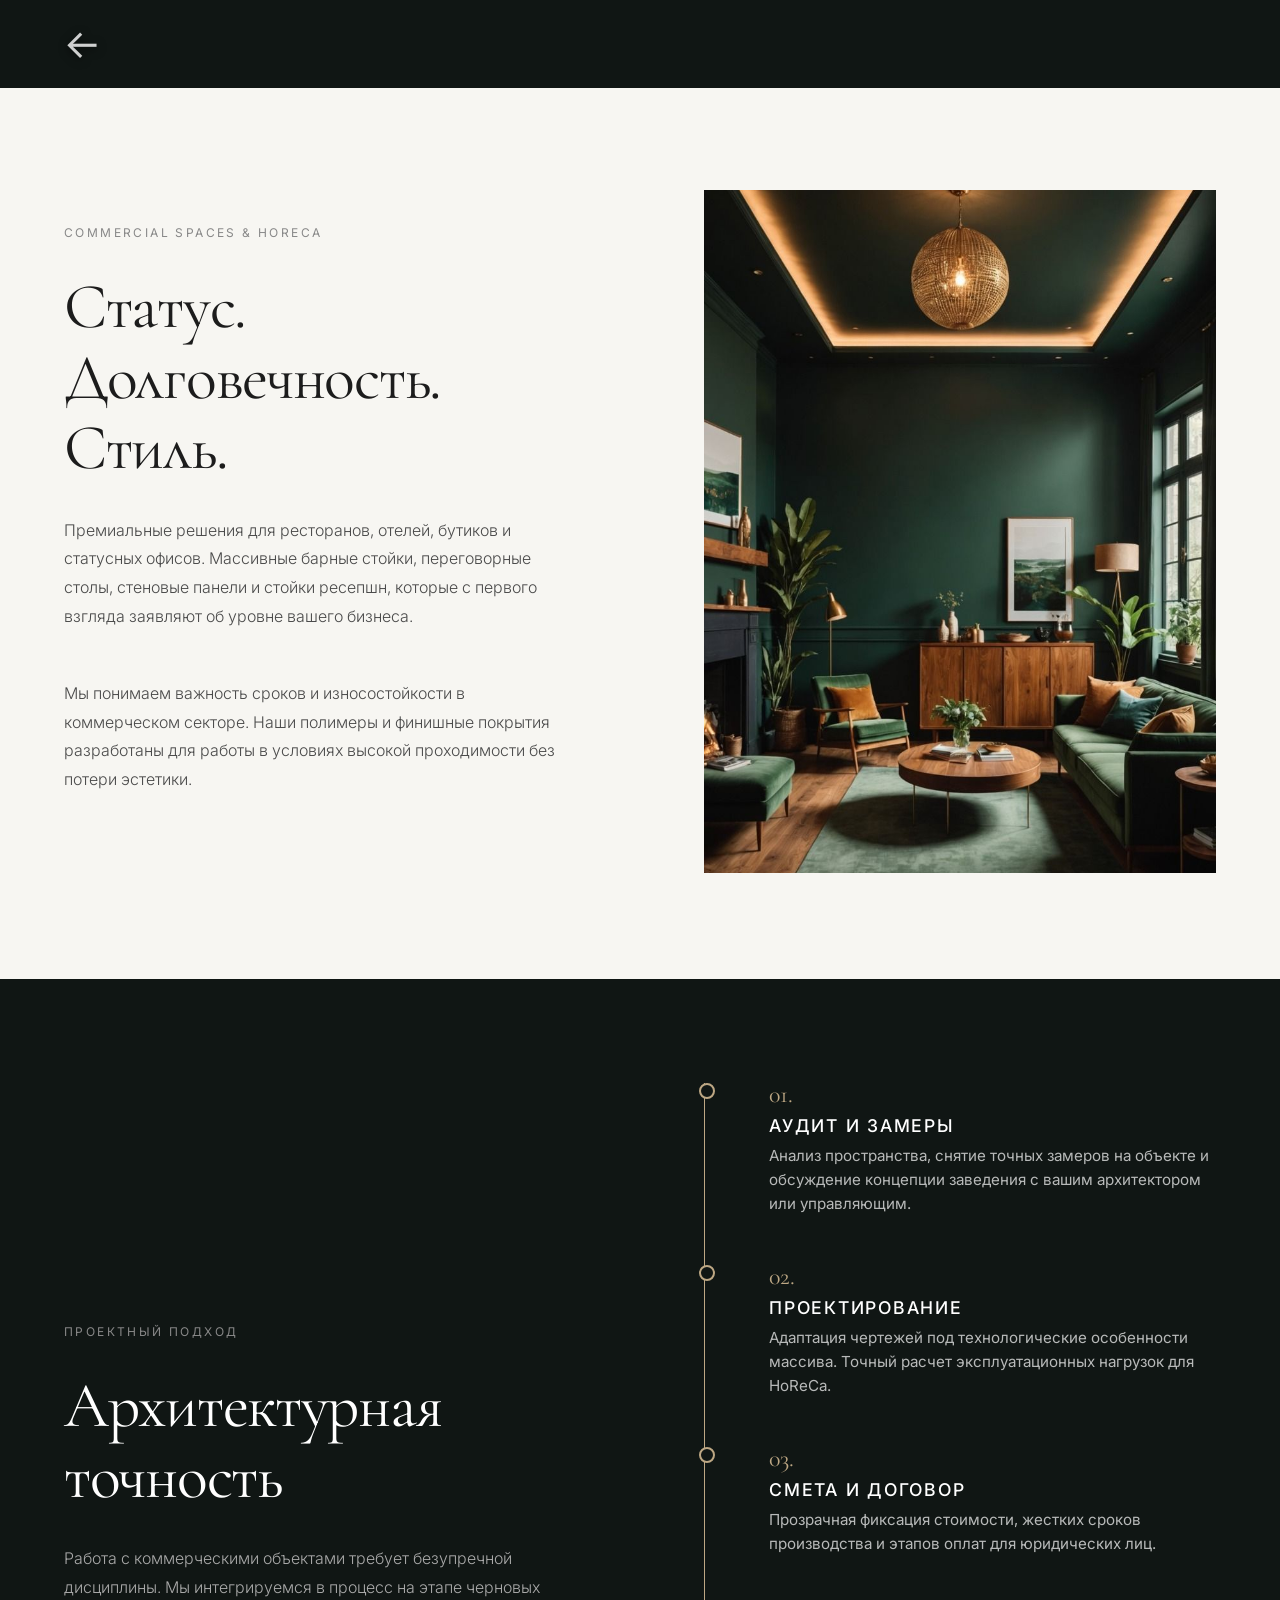
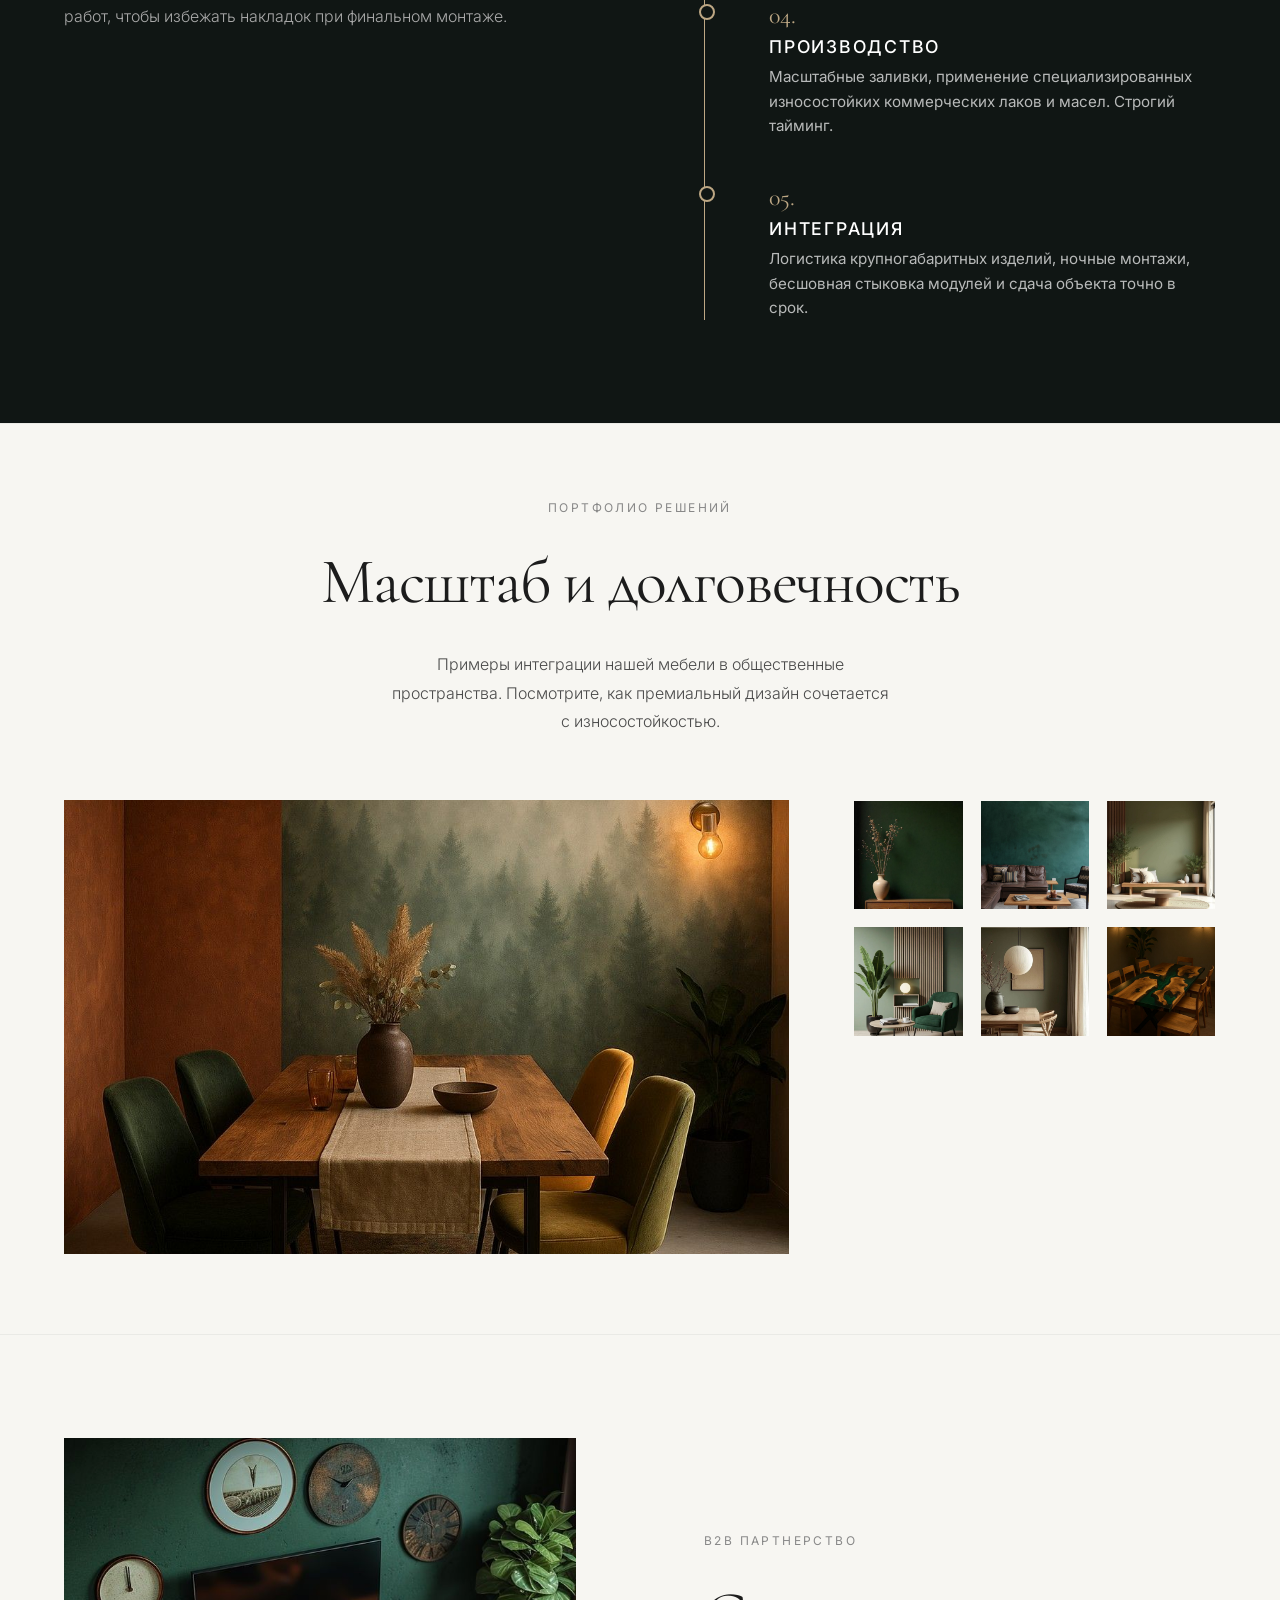
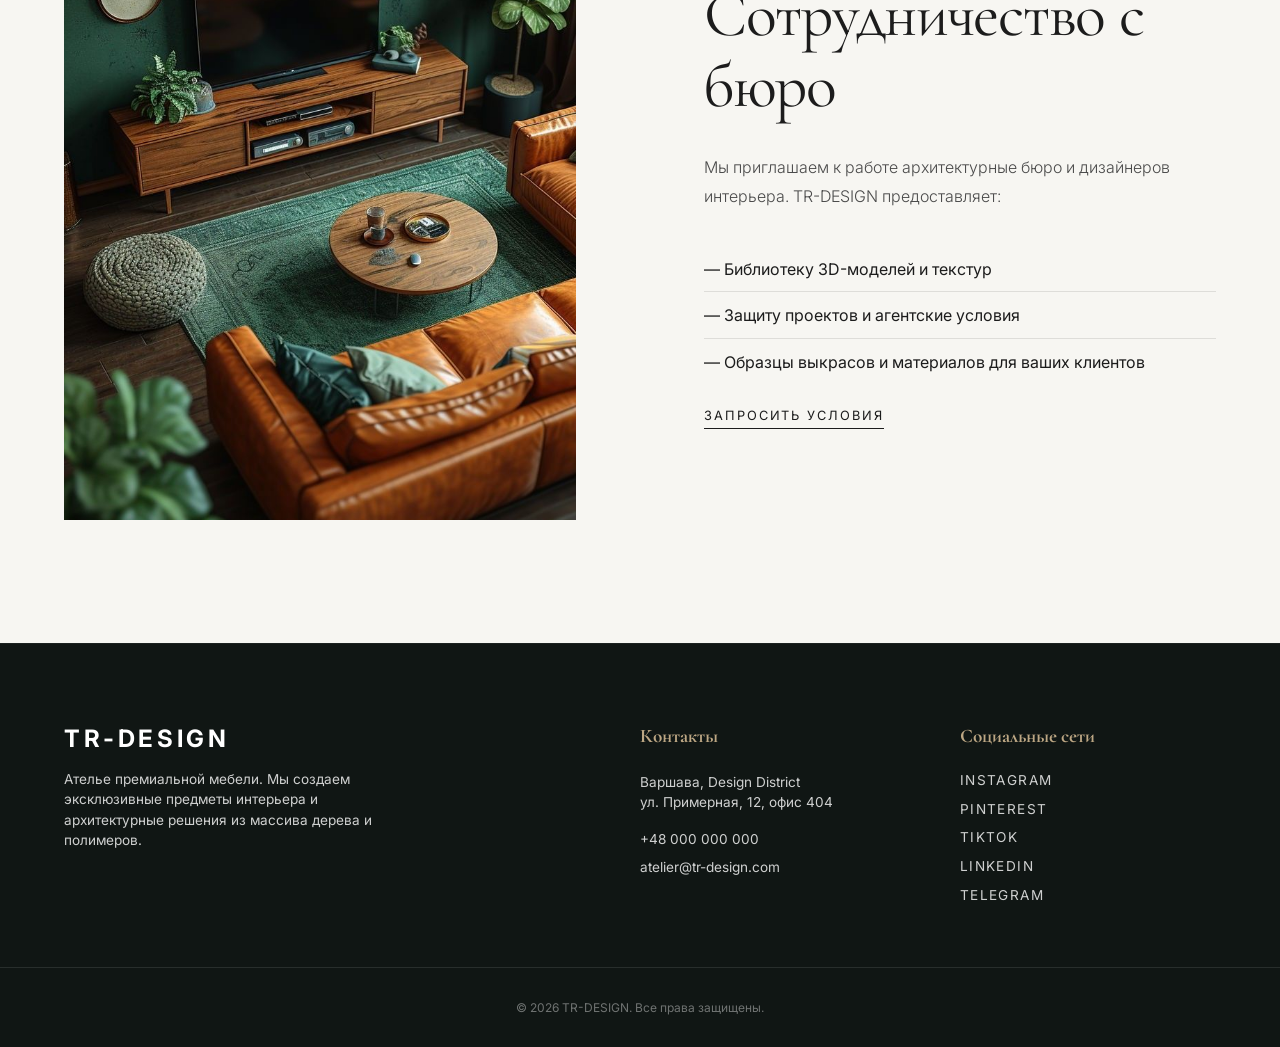
<file: commercial.html>
<!DOCTYPE html>
<html lang="ru">
<head>
    <meta charset="UTF-8">
    <meta name="viewport" content="width=device-width, initial-scale=1.0">
    <title>Commercial Spaces | TR-DESIGN</title>
    <link href="https://fonts.googleapis.com/css2?family=Cormorant+Garamond:ital,wght@0,300;0,400;0,500;1,400&family=Inter:wght@300;400;500&display=swap" rel="stylesheet">
    <link rel="stylesheet" href="style.css">
</head>
<body>

    <nav class="luxury-nav" style="background: var(--forest); position: relative; padding: 1.5rem 5%;">
        <div class="nav-links" style="width: 100%; display: flex; justify-content: flex-start; align-items: center;">
            <a href="index.html" style="margin-left: 0; font-size: 2.5rem; text-decoration: none; border: none; line-height: 1; color: var(--text-light); opacity: 0.8; letter-spacing: 0; text-transform: none;">←</a>
        </div>
    </nav>

    <section class="section-editorial bg-cashmere">
        <div class="container layout-grid-2">
            <div class="text-block">
                <span class="kicker">Commercial Spaces & HoReCa</span>
                <h1 class="heading-serif">Статус.<br>Долговечность.<br>Стиль.</h1>
                <p class="body-text">Премиальные решения для ресторанов, отелей, бутиков и статусных офисов. Массивные барные стойки, переговорные столы, стеновые панели и стойки ресепшн, которые с первого взгляда заявляют об уровне вашего бизнеса.</p>
                <p class="body-text">Мы понимаем важность сроков и износостойкости в коммерческом секторе. Наши полимеры и финишные покрытия разработаны для работы в условиях высокой проходимости без потери эстетики.</p>
            </div>
            <div class="image-block text-center">
                <img src="assets/5.jpg" alt="Коммерческий интерьер" class="img-fluid img-parallax">
            </div>
        </div>
    </section>

    <section class="section-editorial bg-forest border-top">
        <div class="container layout-grid-2">
            
            <div class="timeline-wrapper" style="order: 2;">
                <div class="premium-timeline">
                    <div class="timeline-step">
                        <div class="step-number">01.</div>
                        <h4 class="step-title">Аудит и Замеры</h4>
                        <p class="step-desc">Анализ пространства, снятие точных замеров на объекте и обсуждение концепции заведения с вашим архитектором или управляющим.</p>
                    </div>
                    <div class="timeline-step">
                        <div class="step-number">02.</div>
                        <h4 class="step-title">Проектирование</h4>
                        <p class="step-desc">Адаптация чертежей под технологические особенности массива. Точный расчет эксплуатационных нагрузок для HoReCa.</p>
                    </div>
                    <div class="timeline-step">
                        <div class="step-number">03.</div>
                        <h4 class="step-title">Смета и Договор</h4>
                        <p class="step-desc">Прозрачная фиксация стоимости, жестких сроков производства и этапов оплат для юридических лиц.</p>
                    </div>
                    <div class="timeline-step">
                        <div class="step-number">04.</div>
                        <h4 class="step-title">Производство</h4>
                        <p class="step-desc">Масштабные заливки, применение специализированных износостойких коммерческих лаков и масел. Строгий тайминг.</p>
                    </div>
                    <div class="timeline-step">
                        <div class="step-number">05.</div>
                        <h4 class="step-title">Интеграция</h4>
                        <p class="step-desc">Логистика крупногабаритных изделий, ночные монтажи, бесшовная стыковка модулей и сдача объекта точно в срок.</p>
                    </div>
                </div>
            </div>

            <div class="text-block" style="order: 1;">
                <span class="kicker text-gold">Проектный подход</span>
                <h2 class="heading-serif text-white">Архитектурная точность</h2>
                <p class="body-text text-white">Работа с коммерческими объектами требует безупречной дисциплины. Мы интегрируемся в процесс на этапе черновых работ, чтобы избежать накладок при финальном монтаже.</p>
            </div>

        </div>
    </section>

    <section class="section-editorial details-showcase-section bg-cashmere border-top">
        <div class="container">
            <div class="showcase-header">
                <span class="kicker">Портфолио решений</span>
                <h2 class="heading-serif">Масштаб и долговечность</h2>
                <p class="body-text" style="margin: 0 auto;">Примеры интеграции нашей мебели в общественные пространства. Посмотрите, как премиальный дизайн сочетается с износостойкостью.</p>
            </div>
            
            <div class="showcase-grid">
                <div class="showcase-main-wrapper">
                    <img src="assets/8.jpg" alt="Барная стойка для ресторана" class="img-fluid img-parallax">
                </div>

                <div class="showcase-thumb-grid">
                    <div class="showcase-thumb-item"><img src="assets/9.jpg" alt="Крупногабаритная стойка ресепшн"></div>
                    <div class="showcase-thumb-item"><img src="assets/10.jpg" alt="Интеграция подсветки"></div>
                    <div class="showcase-thumb-item"><img src="assets/11.jpg" alt="Переговорный стол"></div>
                    <div class="showcase-thumb-item"><img src="assets/12.jpg" alt="Устойчивое покрытие HoReCa"></div>
                    <div class="showcase-thumb-item"><img src="assets/13.jpg" alt="Монтаж на объекте"></div>
                    <div class="showcase-thumb-item"><img src="assets/14.jpg" alt="Вид в интерьере офиса"></div>
                </div>
            </div>
        </div>
    </section>

    <section class="section-editorial bg-cashmere border-top">
        <div class="container layout-grid-2">
            <div class="image-block text-center">
                <img src="assets/6.jpg" alt="Чертежи и дерево" class="img-fluid">
            </div>
            <div class="text-block">
                <span class="kicker">B2B Партнерство</span>
                <h2 class="heading-serif">Сотрудничество с бюро</h2>
                <p class="body-text">Мы приглашаем к работе архитектурные бюро и дизайнеров интерьера. TR-DESIGN предоставляет:</p>
                <ul style="list-style: none; padding: 0; margin-bottom: 2rem;">
                    <li style="margin-bottom: 0.8rem; border-bottom: 1px solid rgba(0,0,0,0.1); padding-bottom: 0.8rem; font-family: var(--font-sans);">— Библиотеку 3D-моделей и текстур</li>
                    <li style="margin-bottom: 0.8rem; border-bottom: 1px solid rgba(0,0,0,0.1); padding-bottom: 0.8rem; font-family: var(--font-sans);">— Защиту проектов и агентские условия</li>
                    <li style="margin-bottom: 0.8rem; font-family: var(--font-sans);">— Образцы выкрасов и материалов для ваших клиентов</li>
                </ul>
                <a href="index.html#contact" class="btn-editorial">Запросить условия</a>
            </div>
        </div>
    </section>

    <footer class="footer-extended bg-forest mt-1">
        <div class="container footer-grid">
            <div class="footer-col brand-col">
                <h3 class="footer-brand-name">TR-DESIGN</h3>
                <p class="footer-desc">Ателье премиальной мебели. Мы создаем эксклюзивные предметы интерьера и архитектурные решения из массива дерева и полимеров.</p>
            </div>
            <div class="footer-col">
                <h4 class="footer-heading">Контакты</h4>
                <p>Варшава, Design District<br>ул. Примерная, 12, офис 404</p>
                <p class="mt-1"><a href="tel:+48000000000">+48 000 000 000</a></p>
                <p><a href="mailto:atelier@tr-design.com">atelier@tr-design.com</a></p>
            </div>
            <div class="footer-col">
                <h4 class="footer-heading">Социальные сети</h4>
                <div class="social-links-grid">
                    <a href="#" target="_blank">Instagram</a>
                    <a href="#" target="_blank">Pinterest</a>
                    <a href="#" target="_blank">TikTok</a>
                    <a href="#" target="_blank">LinkedIn</a>
                    <a href="#" target="_blank">Telegram</a>
                </div>
            </div>
        </div>
        <div class="container footer-bottom">
            <span>&copy; 2026 TR-DESIGN. Все права защищены.</span>
        </div>
    </footer>

    <script src="main.js"></script>
</body>
</html>
</file>
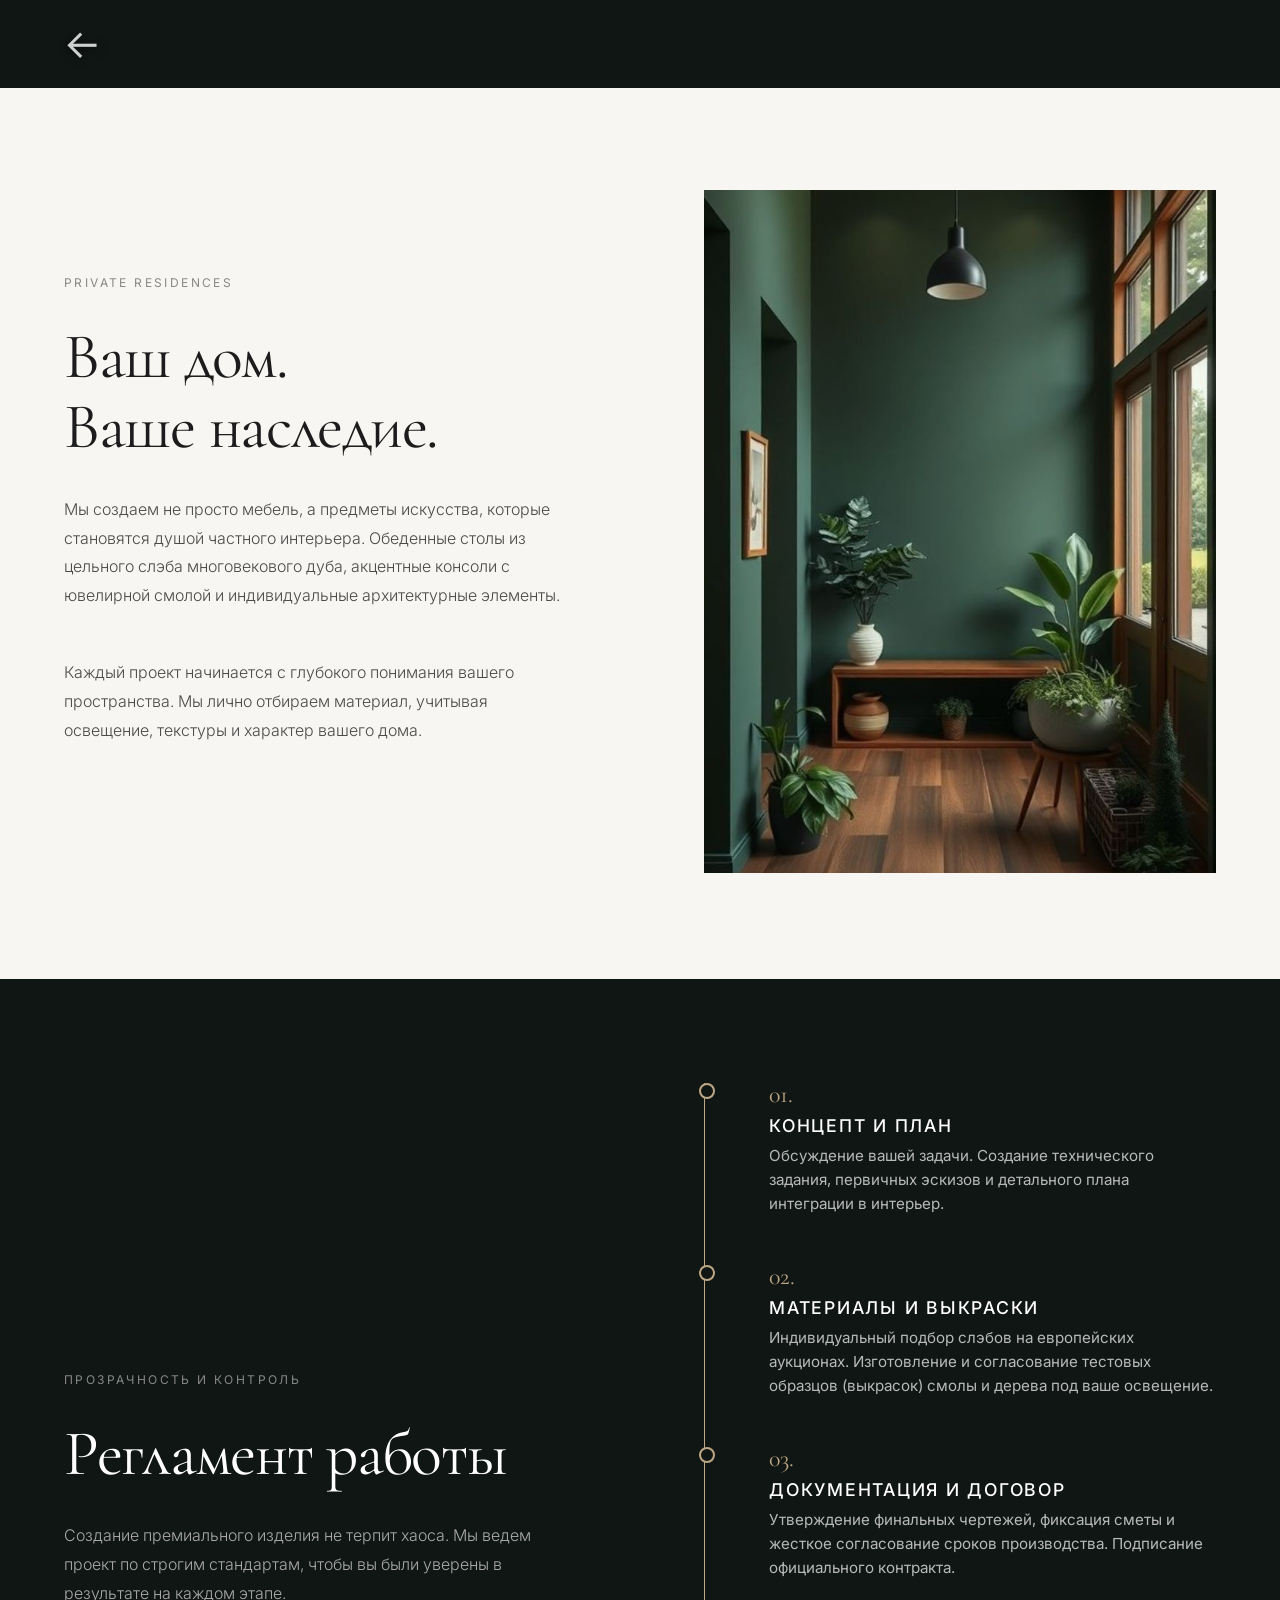
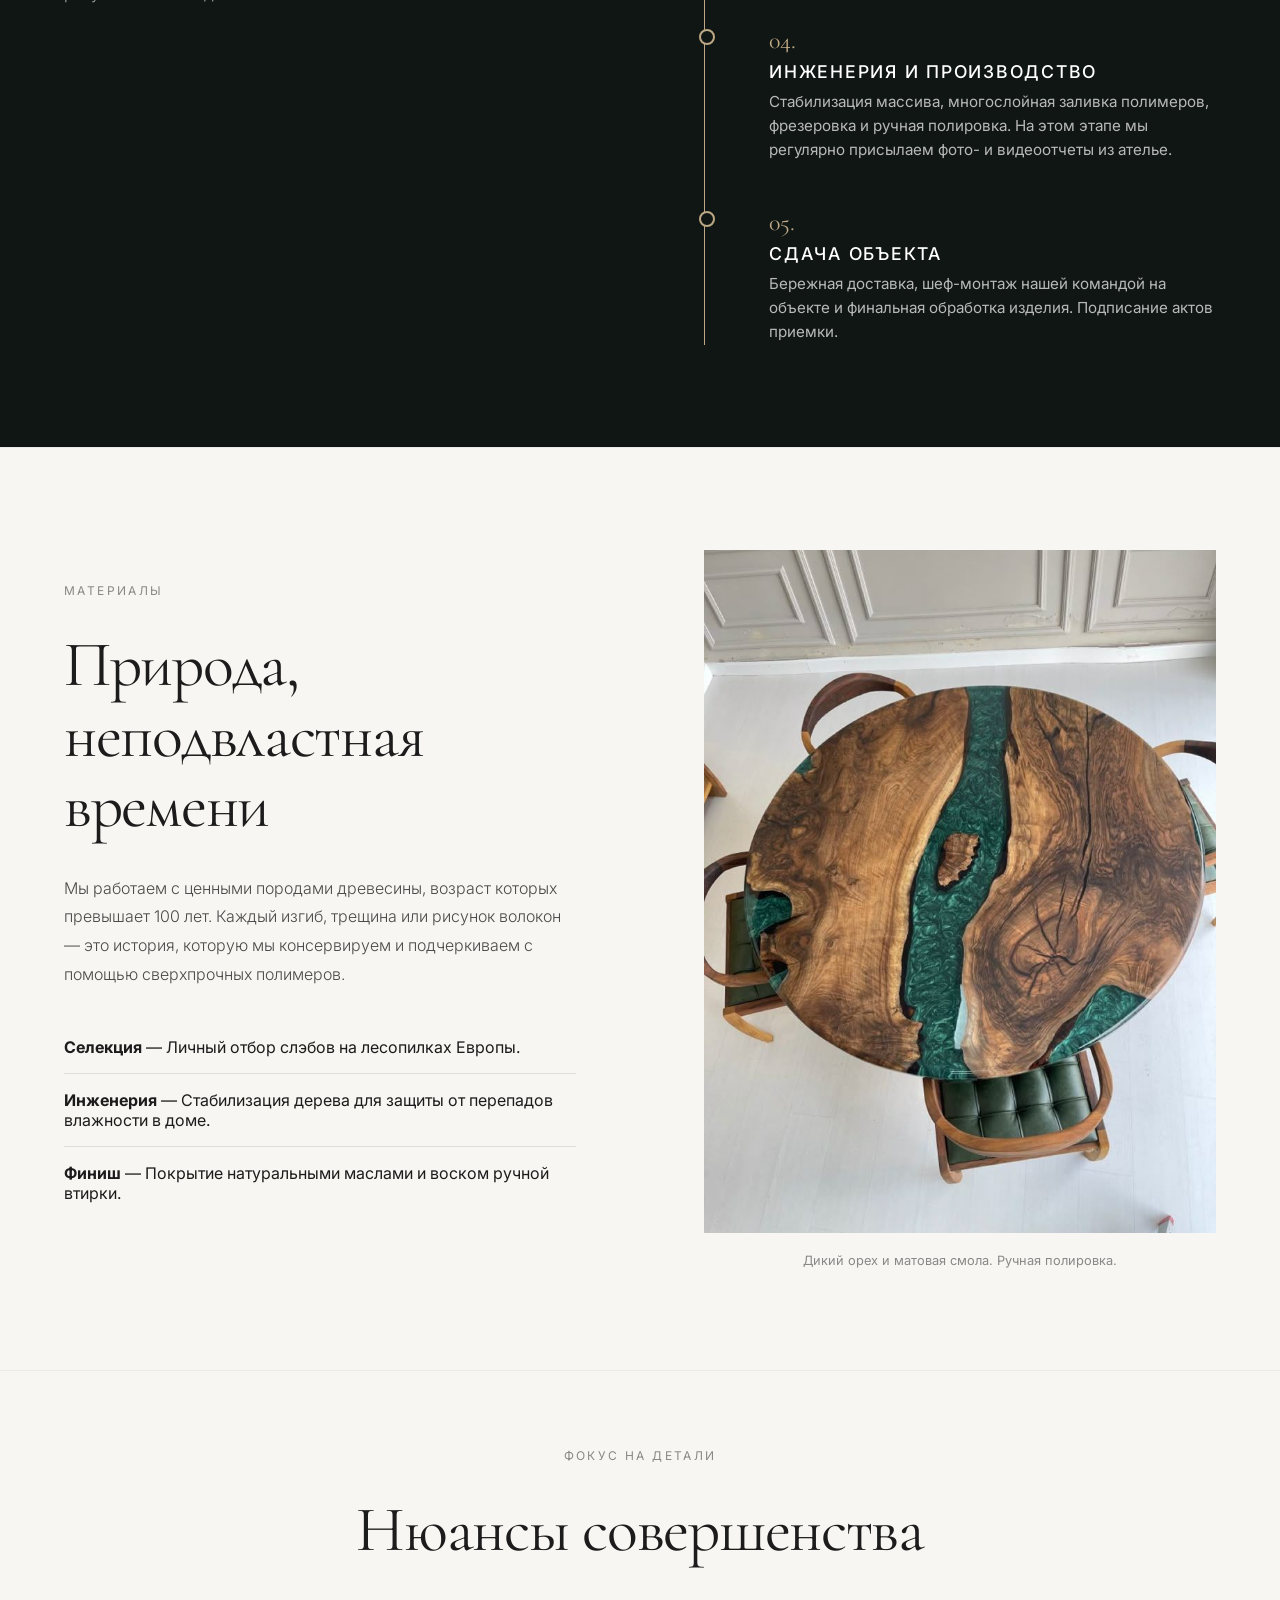
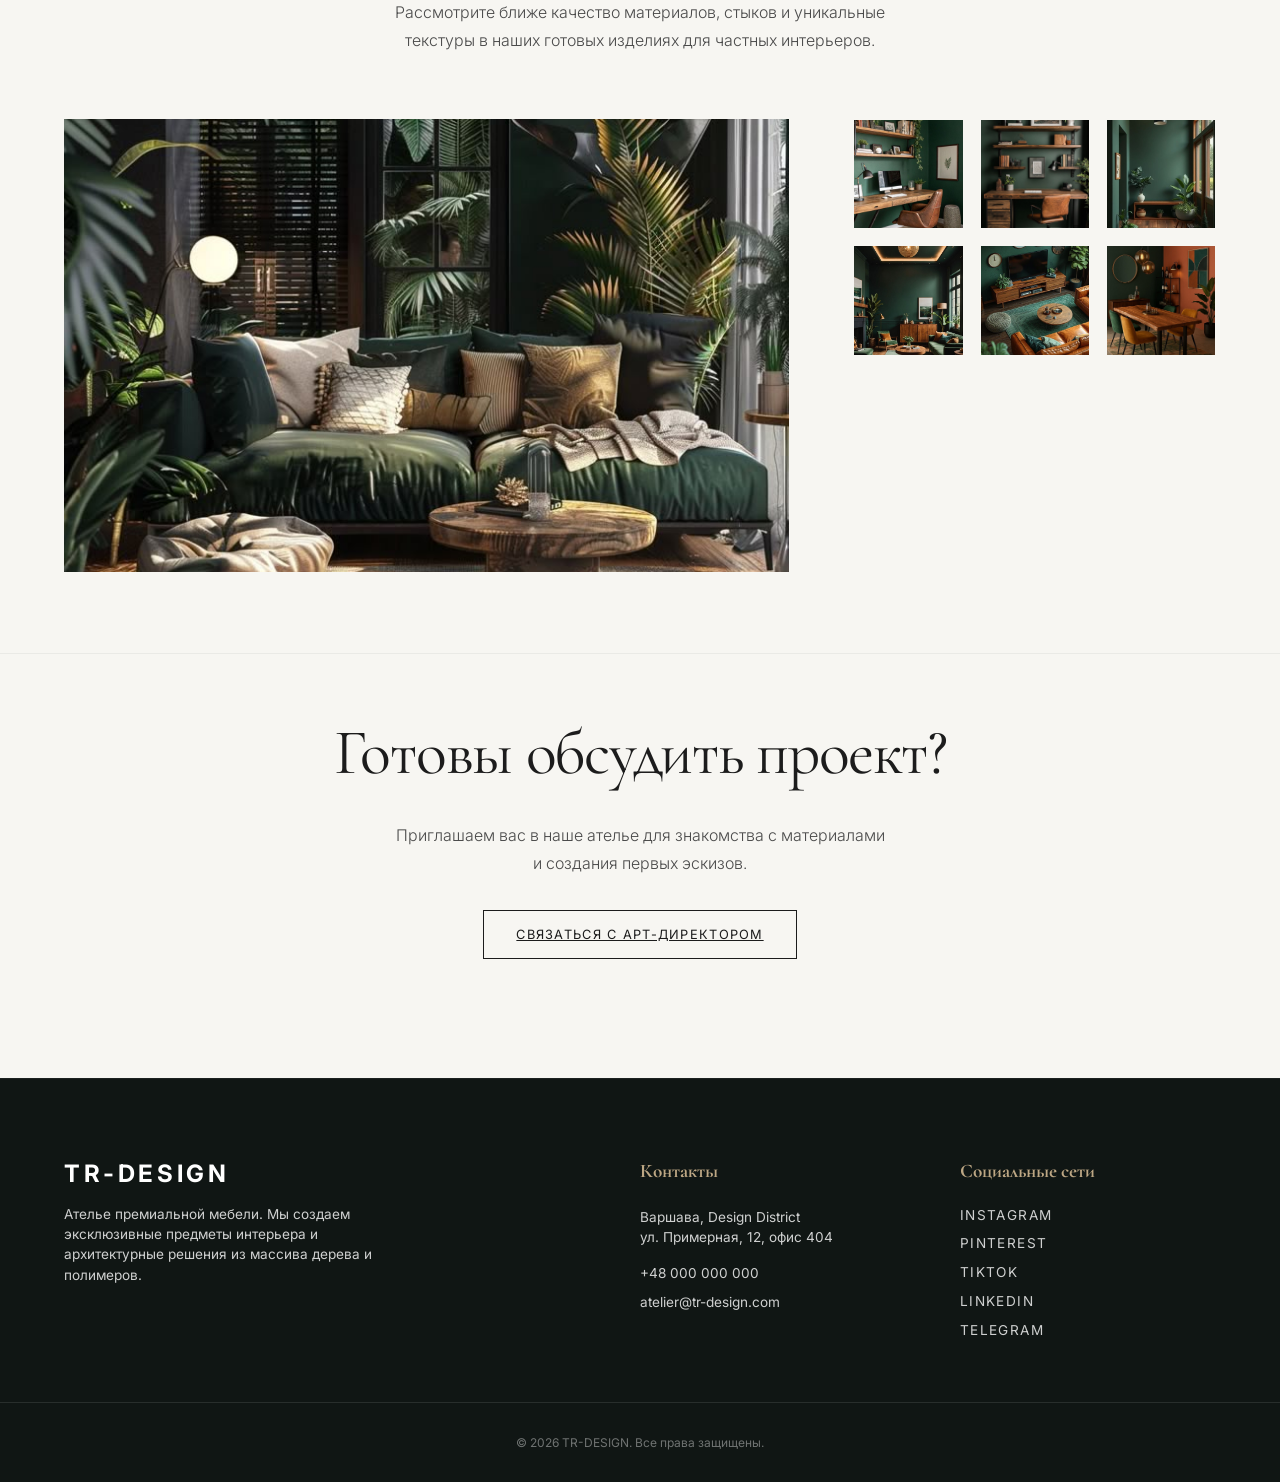
<file: private.html>
<!DOCTYPE html>
<html lang="ru">
<head>
    <meta charset="UTF-8">
    <meta name="viewport" content="width=device-width, initial-scale=1.0">
    <title>Private Residences | TR-DESIGN</title>
    <link href="https://fonts.googleapis.com/css2?family=Cormorant+Garamond:ital,wght@0,300;0,400;0,500;1,400&family=Inter:wght@300;400;500&display=swap" rel="stylesheet">
    <link rel="stylesheet" href="style.css">
</head>
<body>

    <nav class="luxury-nav" style="background: var(--forest); position: relative; padding: 1.5rem 5%;">
        <div class="nav-links" style="width: 100%; display: flex; justify-content: flex-start; align-items: center;">
            <a href="index.html" style="margin-left: 0; font-size: 2.5rem; text-decoration: none; border: none; line-height: 1; color: var(--text-light); opacity: 0.8; letter-spacing: 0; text-transform: none;">←</a>
        </div>
    </nav>

    <section class="section-editorial bg-cashmere">
        <div class="container layout-grid-2">
            <div class="text-block">
                <span class="kicker">Private Residences</span>
                <h1 class="heading-serif">Ваш дом.<br>Ваше наследие.</h1>
                <p class="body-text">Мы создаем не просто мебель, а предметы искусства, которые становятся душой частного интерьера. Обеденные столы из цельного слэба многовекового дуба, акцентные консоли с ювелирной смолой и индивидуальные архитектурные элементы.</p>
                <p class="body-text">Каждый проект начинается с глубокого понимания вашего пространства. Мы лично отбираем материал, учитывая освещение, текстуры и характер вашего дома.</p>
            </div>
            <div class="image-block text-center">
                <img src="assets/4.jpg" alt="Частный интерьер" class="img-fluid img-parallax">
            </div>
        </div>
    </section>

    <section class="section-editorial bg-forest border-top">
        <div class="container layout-grid-2">
            <div class="text-block">
                <span class="kicker text-gold">Прозрачность и контроль</span>
                <h2 class="heading-serif text-white">Регламент работы</h2>
                <p class="body-text text-white">Создание премиального изделия не терпит хаоса. Мы ведем проект по строгим стандартам, чтобы вы были уверены в результате на каждом этапе.</p>
            </div>
            
            <div class="timeline-wrapper">
                <div class="premium-timeline">
                    <div class="timeline-step">
                        <div class="step-number">01.</div>
                        <h4 class="step-title">Концепт и план</h4>
                        <p class="step-desc">Обсуждение вашей задачи. Создание технического задания, первичных эскизов и детального плана интеграции в интерьер.</p>
                    </div>
                    <div class="timeline-step">
                        <div class="step-number">02.</div>
                        <h4 class="step-title">Материалы и Выкраски</h4>
                        <p class="step-desc">Индивидуальный подбор слэбов на европейских аукционах. Изготовление и согласование тестовых образцов (выкрасок) смолы и дерева под ваше освещение.</p>
                    </div>
                    <div class="timeline-step">
                        <div class="step-number">03.</div>
                        <h4 class="step-title">Документация и Договор</h4>
                        <p class="step-desc">Утверждение финальных чертежей, фиксация сметы и жесткое согласование сроков производства. Подписание официального контракта.</p>
                    </div>
                    <div class="timeline-step">
                        <div class="step-number">04.</div>
                        <h4 class="step-title">Инженерия и Производство</h4>
                        <p class="step-desc">Стабилизация массива, многослойная заливка полимеров, фрезеровка и ручная полировка. На этом этапе мы регулярно присылаем фото- и видеоотчеты из ателье.</p>
                    </div>
                    <div class="timeline-step">
                        <div class="step-number">05.</div>
                        <h4 class="step-title">Сдача объекта</h4>
                        <p class="step-desc">Бережная доставка, шеф-монтаж нашей командой на объекте и финальная обработка изделия. Подписание актов приемки.</p>
                    </div>
                </div>
            </div>
        </div>
    </section>

    <section class="section-editorial bg-cashmere border-top">
        <div class="container layout-grid-2">
            <div class="image-block text-center" style="order: 2;">
                <img src="assets/detail.jpg" alt="Макро текстура дерева" class="img-fluid img-parallax">
                <span class="image-caption">Дикий орех и матовая смола. Ручная полировка.</span>
            </div>
            <div class="text-block" style="order: 1;">
                <span class="kicker">Материалы</span>
                <h2 class="heading-serif">Природа, неподвластная времени</h2>
                <p class="body-text">Мы работаем с ценными породами древесины, возраст которых превышает 100 лет. Каждый изгиб, трещина или рисунок волокон — это история, которую мы консервируем и подчеркиваем с помощью сверхпрочных полимеров.</p>
                <ul style="list-style: none; padding: 0; margin-top: 2rem;">
                    <li style="margin-bottom: 1rem; border-bottom: 1px solid rgba(0,0,0,0.1); padding-bottom: 1rem; font-family: var(--font-sans);"><strong>Селекция</strong> — Личный отбор слэбов на лесопилках Европы.</li>
                    <li style="margin-bottom: 1rem; border-bottom: 1px solid rgba(0,0,0,0.1); padding-bottom: 1rem; font-family: var(--font-sans);"><strong>Инженерия</strong> — Стабилизация дерева для защиты от перепадов влажности в доме.</li>
                    <li style="margin-bottom: 1rem; padding-bottom: 1rem; font-family: var(--font-sans);"><strong>Финиш</strong> — Покрытие натуральными маслами и воском ручной втирки.</li>
                </ul>
            </div>
        </div>
    </section>

    <section class="section-editorial details-showcase-section bg-cashmere border-top">
        <div class="container">
            <div class="showcase-header">
                <span class="kicker">Фокус на детали</span>
                <h2 class="heading-serif">Нюансы совершенства</h2>
                <p class="body-text" style="margin: 0 auto;">Рассмотрите ближе качество материалов, стыков и уникальные текстуры в наших готовых изделиях для частных интерьеров.</p>
            </div>
            
            <div class="showcase-grid">
                <div class="showcase-main-wrapper">
                    <img src="assets/1.jpg" alt="Обеденный стол из дуба и смолы" class="img-fluid img-parallax">
                </div>

                <div class="showcase-thumb-grid">
                    <div class="showcase-thumb-item"><img src="assets/2.jpg" alt="Текстура слэба"></div>
                    <div class="showcase-thumb-item"><img src="assets/3.jpg" alt="Ювелирная заливка смолой"></div>
                    <div class="showcase-thumb-item"><img src="assets/4.jpg" alt="Обработка кромки стола"></div>
                    <div class="showcase-thumb-item"><img src="assets/5.jpg" alt="Фурнитура и ножки"></div>
                    <div class="showcase-thumb-item"><img src="assets/6.jpg" alt="Матовая полировка"></div>
                    <div class="showcase-thumb-item"><img src="assets/7.jpg" alt="Вид в интерьере"></div>
                </div>
            </div>
        </div>
    </section>

    <section class="section-editorial bg-cashmere border-top text-center" style="padding-top: 4rem;">
        <div class="container">
            <h2 class="heading-serif">Готовы обсудить проект?</h2>
            <p class="body-text" style="margin: 0 auto 2rem auto;">Приглашаем вас в наше ателье для знакомства с материалами и создания первых эскизов.</p>
            <a href="index.html#contact" class="btn-editorial-dark" style="display: inline-block; width: auto;">Связаться с арт-директором</a>
        </div>
    </section>

    <footer class="footer-extended bg-forest mt-1">
        <div class="container footer-grid">
            <div class="footer-col brand-col">
                <h3 class="footer-brand-name">TR-DESIGN</h3>
                <p class="footer-desc">Ателье премиальной мебели. Мы создаем эксклюзивные предметы интерьера и архитектурные решения из массива дерева и полимеров.</p>
            </div>
            <div class="footer-col">
                <h4 class="footer-heading">Контакты</h4>
                <p>Варшава, Design District<br>ул. Примерная, 12, офис 404</p>
                <p class="mt-1"><a href="tel:+48000000000">+48 000 000 000</a></p>
                <p><a href="mailto:atelier@tr-design.com">atelier@tr-design.com</a></p>
            </div>
            <div class="footer-col">
                <h4 class="footer-heading">Социальные сети</h4>
                <div class="social-links-grid">
                    <a href="#" target="_blank">Instagram</a>
                    <a href="#" target="_blank">Pinterest</a>
                    <a href="#" target="_blank">TikTok</a>
                    <a href="#" target="_blank">LinkedIn</a>
                    <a href="#" target="_blank">Telegram</a>
                </div>
            </div>
        </div>
        <div class="container footer-bottom">
            <span>&copy; 2026 TR-DESIGN. Все права защищены.</span>
        </div>
    </footer>

    <script src="main.js"></script>
</body>
</html>
</file>
<file: style.css>
:root {
    --forest: #101614;       
    --forest-light: #192320; 
    --cashmere: #f7f6f2;     
    --champagne: #bda784;    
    
    --text-dark: #1c1c1c;
    --text-light: #ffffff;
    --text-muted: #888888;
    
    --font-serif: 'Cormorant Garamond', serif;
    --font-sans: 'Inter', sans-serif;
}

* { margin: 0; padding: 0; box-sizing: border-box; }

body {
    font-family: var(--font-sans);
    color: var(--text-dark);
    background-color: var(--cashmere);
    -webkit-font-smoothing: antialiased;
    -moz-osx-font-smoothing: grayscale;
    font-size: 16px;
}

.bg-cashmere { background-color: var(--cashmere); color: var(--text-dark); }
.bg-forest { background-color: var(--forest); color: var(--text-light); }
.text-gold { color: var(--champagne); }
.text-white { color: var(--text-light); }
.text-center { text-align: center; }
.border-top { border-top: 1px solid rgba(0,0,0,0.05); }

.container { max-width: 1400px; margin: 0 auto; padding: 0 5%; }
.section-editorial { padding: clamp(5rem, 8vw, 10rem) 0; }
.mt-1 { margin-top: 1rem; }

/* Типографика */
.kicker {
    display: block;
    font-family: var(--font-sans);
    font-size: 0.75rem;
    text-transform: uppercase;
    letter-spacing: 0.2em;
    color: var(--text-muted);
    margin-bottom: 2rem;
}

.heading-serif {
    font-family: var(--font-serif);
    font-size: clamp(2.5rem, 5vw, 4.5rem);
    font-weight: 400;
    line-height: 1.1;
    margin-bottom: 2rem;
    letter-spacing: -0.02em;
}

.body-text {
    font-family: var(--font-sans);
    font-weight: 300;
    font-size: clamp(1rem, 1.2vw, 1.1rem);
    line-height: 1.8;
    color: #4a4a4a;
    max-width: 500px;
    margin-bottom: 3rem;
}

.bg-forest .body-text { color: #aaaaaa; }

/* Навигация */
.luxury-nav {
    position: fixed;
    top: 0;
    width: 100%;
    padding: 2rem 5%;
    display: flex;
    justify-content: flex-end;
    align-items: center;
    z-index: 100;
    color: #fff;
    text-shadow: 0 2px 10px rgba(0,0,0,0.6);
}

.nav-links a {
    color: inherit;
    text-decoration: none;
    font-family: var(--font-sans);
    font-size: 0.8rem;
    text-transform: uppercase;
    letter-spacing: 0.1em;
    margin-left: 2rem;
    opacity: 0.9;
    transition: opacity 0.3s, color 0.3s;
}

.nav-links a:hover { opacity: 1; color: var(--champagne); }

/* Главный экран */
.hero-editorial {
    min-height: 100vh;
    position: relative;
    display: flex;
    flex-direction: column;
    align-items: center;
    justify-content: space-between;
    padding: 5rem 5% 3rem 5%;
    color: var(--text-light);
    text-align: center;
}

.hero-bg {
    position: absolute;
    top: 0;
    left: 0;
    width: 100%;
    height: 100%;
    background: linear-gradient(to bottom, rgba(16, 22, 20, 0.6) 0%, rgba(16, 22, 20, 0.4) 30%, rgba(16, 22, 20, 0.7) 70%, rgba(16, 22, 20, 0.95) 100%), url('assets/main.jpeg') center/cover;
    z-index: -1;
}

.hero-top-brand { margin-top: 2rem; z-index: 10; }

.brand-logo {
    display: block;
    margin: 0 auto;
    max-width: 250px;
    height: auto;
    margin-bottom: 1rem;
}

.brand-subtitle {
    font-family: var(--font-serif);
    font-style: italic;
    font-size: clamp(1.2rem, 2vw, 1.5rem);
    color: var(--text-light);
    opacity: 0.9;
}

.hero-content {
    display: flex;
    flex-direction: column;
    align-items: center;
    width: 100%;
    z-index: 10;
}

.title-serif {
    font-family: var(--font-serif);
    font-weight: 300;
    font-size: clamp(3.5rem, 7vw, 6.5rem);
    line-height: 1.1;
    margin-bottom: 4rem;
    text-shadow: 0 4px 20px rgba(0,0,0,0.5);
}

.title-serif em { font-style: italic; color: var(--text-light); }

.editorial-split-vertical {
    display: flex;
    flex-direction: column;
    align-items: center;
    gap: 3rem;
    width: 100%;
    max-width: 600px;
}

.split-block { display: flex; flex-direction: column; align-items: center; width: 100%; }

.block-title {
    font-family: var(--font-serif);
    font-size: 1.8rem;
    color: var(--champagne);
    margin-bottom: 0.5rem;
}

.block-desc {
    font-family: var(--font-sans);
    font-size: 0.75rem;
    font-weight: 400;
    text-transform: uppercase;
    letter-spacing: 0.15em;
    opacity: 0.9;
    margin-bottom: 1.5rem;
    color: var(--text-light);
}

.btn-boxed {
    display: inline-block;
    padding: 1rem 3rem;
    border: 1px solid rgba(255,255,255,0.6);
    background: transparent;
    color: var(--text-light);
    font-family: var(--font-serif);
    font-size: 1.4rem;
    text-decoration: none;
    transition: all 0.3s ease;
    backdrop-filter: blur(5px);
    -webkit-backdrop-filter: blur(5px);
}

.btn-boxed:hover {
    background: rgba(255,255,255,0.1);
    border-color: var(--champagne);
    color: var(--champagne);
    transform: translateY(-3px);
}

/* Сетки */
.layout-grid-2 {
    display: grid;
    grid-template-columns: 1fr;
    gap: 4rem;
    align-items: center;
}

@media(min-width: 900px) { .layout-grid-2 { grid-template-columns: 1fr 1fr; gap: 8rem; } }

.img-fluid { width: 100%; height: auto; object-fit: cover; aspect-ratio: 3/4; }

.image-caption {
    display: block;
    margin-top: 1rem;
    font-family: var(--font-sans);
    font-size: 0.8rem;
    color: var(--text-muted);
}

/* Кнопки */
.btn-editorial {
    display: inline-block;
    font-family: var(--font-sans);
    font-size: 0.8rem;
    text-transform: uppercase;
    letter-spacing: 0.15em;
    color: var(--text-dark);
    text-decoration: none;
    padding-bottom: 5px;
    border-bottom: 1px solid var(--text-dark);
    transition: color 0.3s, border-color 0.3s;
}

.btn-editorial:hover { color: var(--champagne); border-color: var(--champagne); }

.btn-editorial-dark {
    background: transparent;
    color: var(--text-dark);
    border: 1px solid var(--text-dark);
    padding: 1rem 2rem;
    font-family: var(--font-sans);
    font-size: 0.8rem;
    text-transform: uppercase;
    letter-spacing: 0.1em;
    cursor: pointer;
    transition: all 0.3s ease;
    width: 100%;
}

.btn-editorial-dark:hover { background: var(--text-dark); color: var(--cashmere); }

/* Галерея Выставка */
.header-center { text-align: center; margin-bottom: 4rem; }

.gallery-exhibition { padding-right: 0; }

.exhibition-track {
    display: flex;
    gap: 2rem; 
    padding: 0 5% 4rem 5%;
    overflow-x: auto;
    scroll-snap-type: x mandatory;
    scrollbar-width: none;
}
.exhibition-track::-webkit-scrollbar { display: none; }

.exhibition-item {
    flex: 0 0 75vw;
    scroll-snap-align: start; 
}

@media(min-width: 768px) { .exhibition-item { flex: 0 0 30vw; } }

.exhibition-item img {
    width: 100%;
    aspect-ratio: 3/4;
    object-fit: cover;
    filter: grayscale(15%);
    transition: filter 0.5s ease, transform 0.5s ease;
}

.exhibition-item:hover img { filter: grayscale(0%); transform: scale(1.02); }

.item-caption {
    display: block;
    margin-top: 1.5rem;
    font-family: var(--font-serif);
    font-size: 1.2rem;
    color: var(--champagne);
    font-style: italic;
}

/* Контакты */
.contact-details { margin-top: 3rem; }

.detail-line {
    font-family: var(--font-sans);
    font-size: 0.9rem;
    font-weight: 300;
    margin-bottom: 1rem;
    color: var(--text-dark);
}

.detail-line span { font-weight: 500; margin-right: 1rem; color: var(--text-muted); }

/* Форма */
.editorial-form { display: flex; flex-direction: column; gap: 2rem; }

.input-row input, .input-row textarea {
    width: 100%;
    background: transparent;
    border: none;
    border-bottom: 1px solid rgba(0,0,0,0.2);
    padding: 1rem 0;
    font-family: var(--font-sans);
    font-size: 1rem;
    color: var(--text-dark);
    transition: border-color 0.3s ease;
}

.input-row input:focus, .input-row textarea:focus { outline: none; border-bottom-color: var(--champagne); }

/* Подвал */
.footer-extended {
    padding: 5rem 0 2rem 0;
    border-top: 1px solid rgba(255,255,255,0.05);
}

.footer-grid {
    display: grid;
    grid-template-columns: 1fr;
    gap: 3rem;
    margin-bottom: 4rem;
}

@media(min-width: 768px) {
    .footer-grid { grid-template-columns: 2fr 1fr 1fr; gap: 4rem; }
}

.footer-brand-name {
    font-family: var(--font-sans);
    font-size: 1.5rem;
    letter-spacing: 0.15em;
    margin-bottom: 1rem;
    color: var(--text-light);
}

.footer-desc {
    font-family: var(--font-sans);
    font-size: 0.9rem;
    line-height: 1.6;
    color: rgba(255,255,255,0.6);
    max-width: 350px;
}

.footer-heading {
    font-family: var(--font-serif);
    font-size: 1.2rem;
    color: var(--champagne);
    margin-bottom: 1.5rem;
}

.footer-col p {
    font-family: var(--font-sans);
    font-size: 0.85rem;
    color: rgba(255,255,255,0.8);
    margin-bottom: 0.5rem;
    line-height: 1.5;
}

.footer-col a {
    color: rgba(255,255,255,0.8);
    text-decoration: none;
    transition: color 0.3s ease;
}

.footer-col a:hover { color: var(--champagne); }

.social-links-grid {
    display: flex;
    flex-direction: column;
    gap: 0.8rem;
    font-family: var(--font-sans);
    font-size: 0.85rem;
    text-transform: uppercase;
    letter-spacing: 0.1em;
}

.footer-bottom {
    border-top: 1px solid rgba(255,255,255,0.1);
    padding-top: 2rem;
    font-family: var(--font-sans);
    font-size: 0.75rem;
    color: rgba(255,255,255,0.4);
    text-align: center;
}

/* Премиальный пошаговый процесс (Таймлайн) */
.premium-timeline {
    position: relative;
    max-width: 800px;
    margin: 0 auto;
    padding-left: 2rem;
    border-left: 1px solid var(--champagne);
}

.timeline-step {
    position: relative;
    padding-bottom: 3rem;
    padding-left: 2rem;
}

.timeline-step:last-child {
    padding-bottom: 0;
}

.timeline-step::before {
    content: '';
    position: absolute;
    left: -2.4rem; 
    top: 0;
    width: 12px;
    height: 12px;
    background: var(--forest);
    border: 2px solid var(--champagne);
    border-radius: 50%;
}

.bg-cashmere .timeline-step::before {
    background: var(--cashmere);
}

.step-number {
    font-family: var(--font-serif);
    font-size: 1.5rem;
    color: var(--champagne);
    margin-bottom: 0.5rem;
    line-height: 1;
}

.step-title {
    font-family: var(--font-sans);
    font-size: 1.1rem;
    font-weight: 500;
    margin-bottom: 0.5rem;
    text-transform: uppercase;
    letter-spacing: 0.1em;
}

.step-desc {
    font-family: var(--font-sans);
    font-size: 0.95rem;
    line-height: 1.6;
    color: var(--text-muted);
}

.bg-forest .step-title { color: var(--text-light); }
.bg-forest .step-desc { color: rgba(255,255,255,0.7); }

/* Детализированное портфолио (Сетка миниатюр) */
.details-showcase-section {
    padding: clamp(4rem, 6vw, 8rem) 0;
}

.showcase-header {
    text-align: center;
    margin-bottom: clamp(3rem, 5vw, 4.5rem);
}

.showcase-grid {
    display: grid;
    grid-template-columns: 1fr;
    gap: 2rem;
    align-items: start;
}

@media(min-width: 900px) {
    .showcase-grid {
        grid-template-columns: 2fr 1fr; 
        gap: 4rem;
    }
}

.showcase-main-wrapper .img-fluid {
    width: 100%;
    aspect-ratio: 16/10; 
    object-fit: cover;
}

.showcase-thumb-grid {
    display: grid;
    grid-template-columns: repeat(3, 1fr); 
    gap: 1rem;
}

@media(max-width: 600px) {
    .showcase-thumb-grid {
        grid-template-columns: repeat(2, 1fr); 
    }
}

.showcase-thumb-item {
    position: relative;
    overflow: hidden;
    aspect-ratio: 1/1; 
    border: 1px solid transparent;
    transition: border-color 0.3s ease;
}

.showcase-thumb-item:hover {
    border-color: var(--champagne); 
}

.showcase-thumb-item img {
    width: 100%;
    height: 100%;
    object-fit: cover;
    transition: transform 0.5s ease;
}

.showcase-thumb-item:hover img {
    transform: scale(1.1); 
}

/* ФИНАЛЬНЫЙ МОБИЛЬНЫЙ АДАПТИВ (Логотип оторван наверх, контент по центру) */
@media(max-width: 768px) {
    /* Прячем меню на главной */
    .luxury-nav { display: none; }
    
    /* Оставляем навигацию (стрелку) только на подстраницах */
    nav[style*="background"] { 
        display: flex !important; 
        padding: 1rem 5% !important; 
    }
    nav[style*="background"] .nav-links {
        width: 100%;
        justify-content: flex-start; 
    }

    /* Главный экран - блок контента центрируется по высоте */
    .hero-editorial {
        min-height: 100vh;
        padding: 2rem 5%; 
        justify-content: center; 
        position: relative;
    }

    /* ЛОГОТИП УЛЕТАЕТ В САМЫЙ ВЕРХ И НЕ ЗАВИСИТ ОТ ЦЕНТРАЛЬНОГО КОНТЕНТА */
    .hero-top-brand { 
        position: absolute;
        top: 2.5rem; /* Отступ от самого верха экрана */
        left: 50%;
        transform: translateX(-50%); /* Выравниваем ровно по центру */
        width: 100%;
        margin: 0; 
        z-index: 10;
    }
    
    .brand-logo { 
        max-width: 140px; 
        margin: 0 auto 0.5rem auto;
    }

    /* Заголовок и кнопки собираются плотно друг к другу в центре */
    .hero-content { 
        gap: 2.5rem; 
        margin-top: 4rem; /* На мелких экранах, чтобы не налезло на логотип */
    }

    .title-serif {
        font-size: clamp(2.2rem, 8vw, 3rem); 
        margin-bottom: 0; 
    }

    .editorial-split-vertical { gap: 2rem; }

    .split-block { gap: 0.5rem; }

    .block-title {
        font-size: 1.5rem;
        margin-bottom: 0;
    }

    .block-desc { 
        text-align: center; 
        line-height: 1.3; 
        margin-bottom: 0.5rem; 
    }

    .btn-boxed { 
        width: 100%; 
        max-width: 280px; 
        font-size: 1.1rem; 
        padding: 0.8rem 1rem; 
    }
}
</file>
